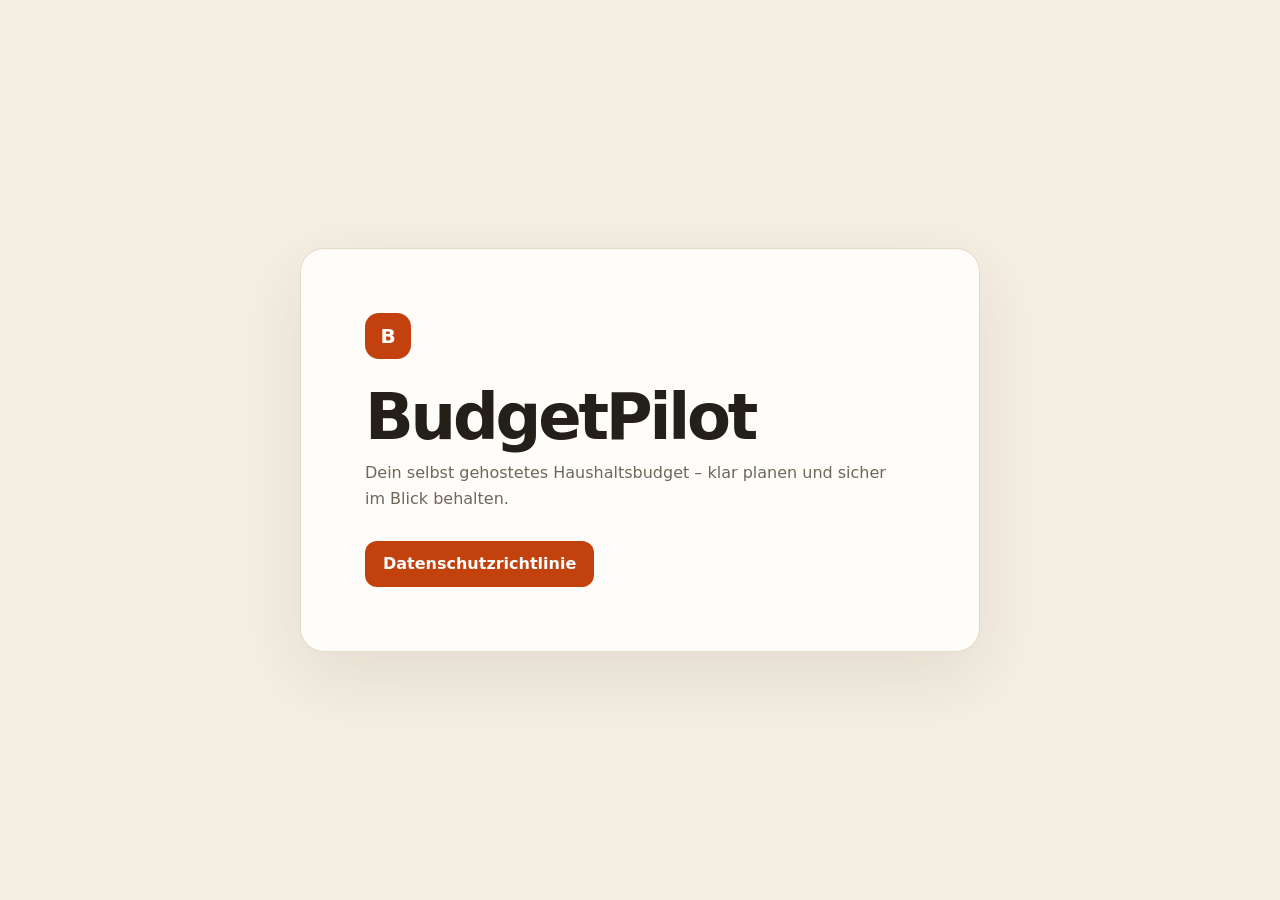
<file: site/index.html>
<!doctype html>
<html lang="de">
<head>
  <meta charset="utf-8">
  <meta name="viewport" content="width=device-width, initial-scale=1">
  <meta name="robots" content="index,follow">
  <meta name="theme-color" content="#c2410c">
  <title>BudgetPilot</title>
  <style>
    :root {
      color-scheme: light;
      font-family: ui-sans-serif, system-ui, -apple-system, "Segoe UI", sans-serif;
      color: #241f18;
      background: #f4eee3;
    }
    * { box-sizing: border-box; }
    body {
      min-height: 100vh;
      margin: 0;
      display: grid;
      place-items: center;
      padding: 24px;
    }
    main {
      width: min(680px, 100%);
      padding: clamp(28px, 7vw, 64px);
      border: 1px solid #e4dac9;
      border-radius: 24px;
      background: #fffdf9;
      box-shadow: 0 24px 70px rgb(74 55 28 / 10%);
    }
    .mark {
      width: 46px;
      height: 46px;
      display: grid;
      place-items: center;
      margin-bottom: 28px;
      border-radius: 14px;
      color: white;
      background: #c2410c;
      font-size: 20px;
      font-weight: 800;
    }
    h1 {
      margin: 0 0 12px;
      font-size: clamp(2.2rem, 8vw, 4rem);
      line-height: .95;
      letter-spacing: -.05em;
    }
    p {
      max-width: 52ch;
      margin: 0 0 28px;
      color: #6f665a;
      line-height: 1.65;
    }
    a {
      display: inline-flex;
      min-height: 46px;
      align-items: center;
      padding: 0 18px;
      border-radius: 12px;
      color: white;
      background: #c2410c;
      font-weight: 750;
      text-decoration: none;
    }
    a:focus-visible { outline: 3px solid #1e7a4d; outline-offset: 3px; }
  </style>
</head>
<body>
  <main>
    <div class="mark" aria-hidden="true">B</div>
    <h1>BudgetPilot</h1>
    <p>Dein selbst gehostetes Haushaltsbudget – klar planen und sicher im Blick behalten.</p>
    <a href="./privacy/">Datenschutzrichtlinie</a>
  </main>
</body>
</html>
</file>
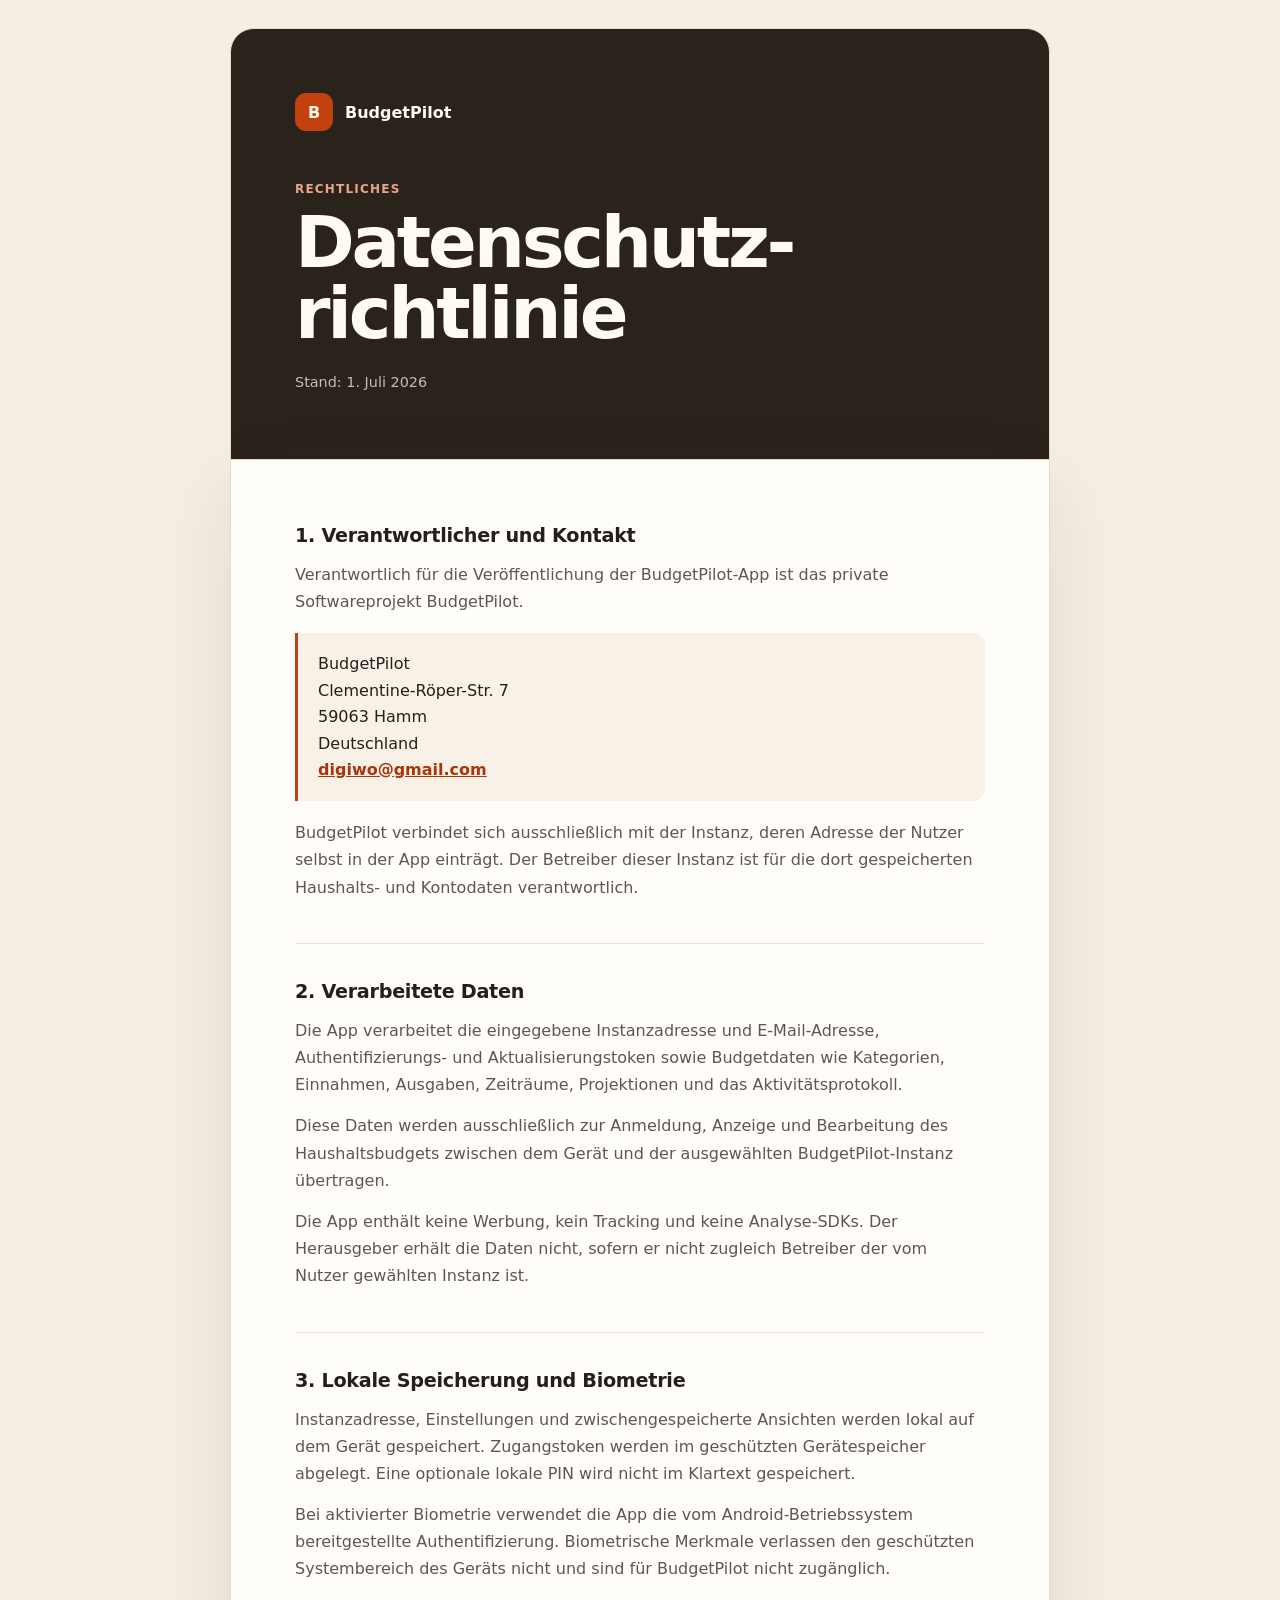
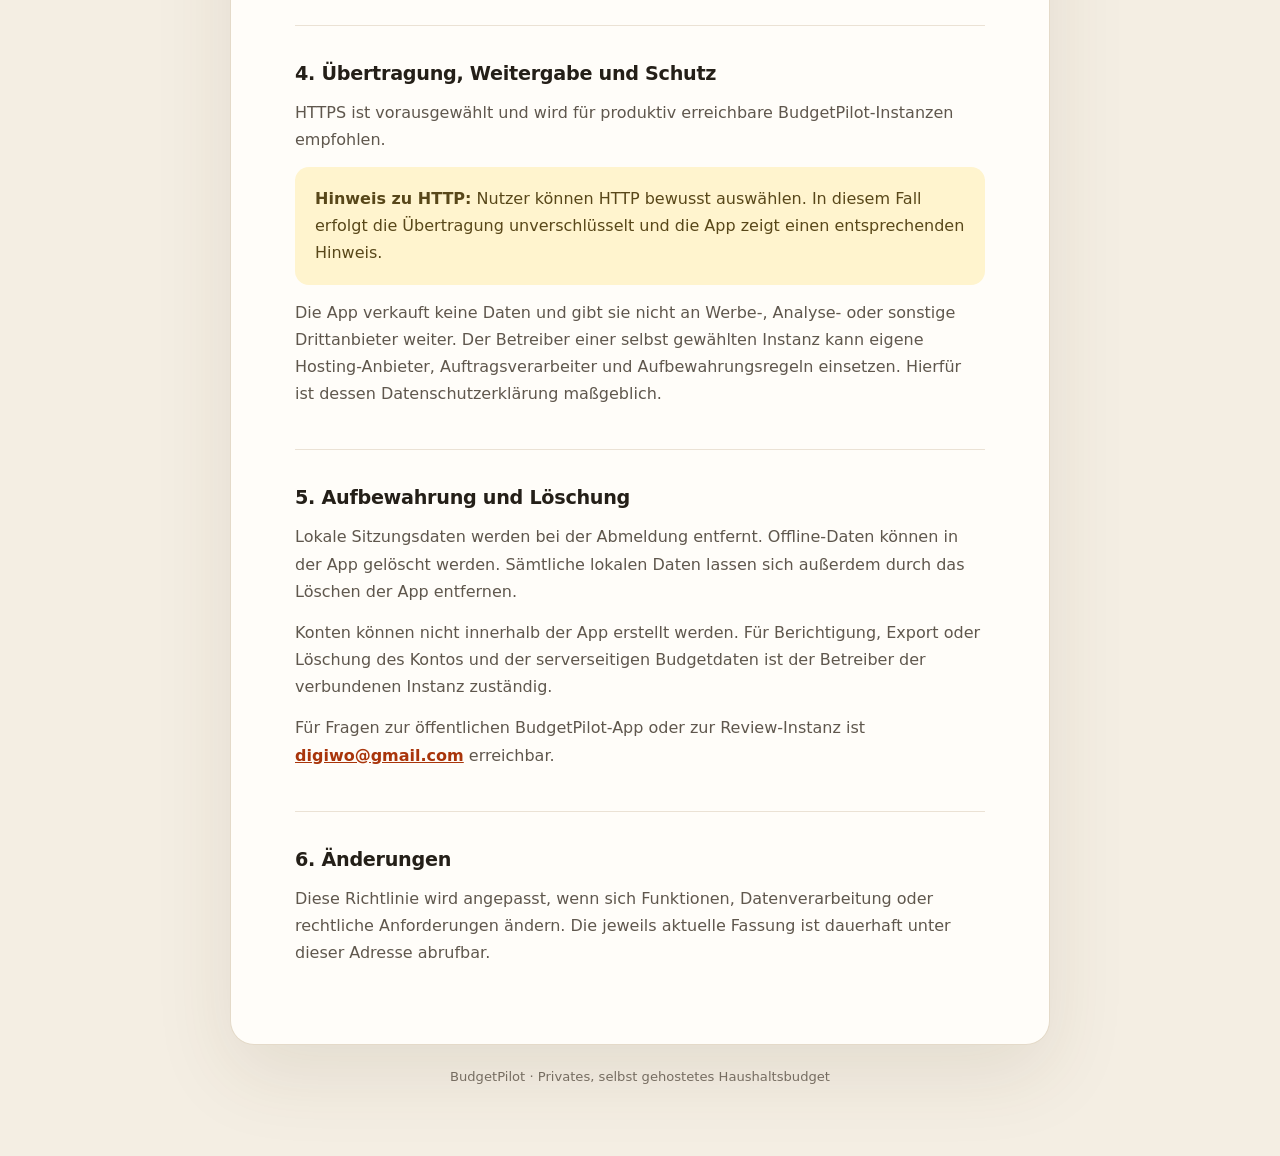
<file: site/privacy/index.html>
<!doctype html>
<html lang="de">
<head>
  <meta charset="utf-8">
  <meta name="viewport" content="width=device-width, initial-scale=1">
  <meta name="description" content="Datenschutzrichtlinie der Android-App BudgetPilot">
  <meta name="robots" content="index,follow">
  <meta name="theme-color" content="#c2410c">
  <title>Datenschutzrichtlinie · BudgetPilot</title>
  <style>
    :root {
      color-scheme: light;
      font-family: ui-sans-serif, system-ui, -apple-system, "Segoe UI", sans-serif;
      color: #241f18;
      background: #f4eee3;
    }
    * { box-sizing: border-box; }
    body { margin: 0; }
    .shell {
      width: min(820px, calc(100% - 32px));
      margin: 0 auto;
      padding: 28px 0 72px;
    }
    header {
      padding: clamp(28px, 7vw, 64px);
      border: 1px solid #e4dac9;
      border-radius: 24px 24px 0 0;
      color: #fffaf2;
      background: #29231c;
    }
    .brand {
      display: flex;
      align-items: center;
      gap: 12px;
      margin-bottom: 48px;
      font-weight: 800;
    }
    .mark {
      width: 38px;
      height: 38px;
      display: grid;
      place-items: center;
      border-radius: 11px;
      background: #c2410c;
    }
    .eyebrow {
      margin: 0 0 8px;
      color: #eaa584;
      font-size: .75rem;
      font-weight: 800;
      letter-spacing: .1em;
      text-transform: uppercase;
    }
    h1 {
      max-width: 680px;
      margin: 0;
      font-size: clamp(2.2rem, 8vw, 4.5rem);
      line-height: .98;
      letter-spacing: -.045em;
    }
    .date {
      margin: 22px 0 0;
      color: #c7bcae;
      font-size: .9rem;
    }
    article {
      padding: clamp(26px, 7vw, 64px);
      border: 1px solid #e4dac9;
      border-top: 0;
      border-radius: 0 0 24px 24px;
      background: #fffdf9;
      box-shadow: 0 28px 80px rgb(74 55 28 / 10%);
    }
    section + section {
      margin-top: 42px;
      padding-top: 36px;
      border-top: 1px solid #ebe2d5;
    }
    h2 {
      margin: 0 0 14px;
      font-size: 1.2rem;
      letter-spacing: -.015em;
    }
    p, li {
      color: #5f574d;
      line-height: 1.7;
    }
    p { margin: 0 0 14px; }
    address {
      margin: 18px 0;
      padding: 18px 20px;
      border-left: 3px solid #c2410c;
      border-radius: 0 12px 12px 0;
      background: #f8f1e7;
      font-style: normal;
      line-height: 1.65;
    }
    a { color: #a9350b; font-weight: 700; }
    a:focus-visible { outline: 3px solid #1e7a4d; outline-offset: 3px; }
    .notice {
      padding: 18px 20px;
      border-radius: 14px;
      color: #584719;
      background: #fff4ce;
    }
    footer {
      padding: 24px 4px 0;
      color: #766d61;
      font-size: .82rem;
      text-align: center;
    }
  </style>
</head>
<body>
  <div class="shell">
    <header>
      <div class="brand"><span class="mark" aria-hidden="true">B</span> BudgetPilot</div>
      <p class="eyebrow">Rechtliches</p>
      <h1>Datenschutz&shy;richtlinie</h1>
      <p class="date">Stand: 1. Juli 2026</p>
    </header>

    <article>
      <section aria-labelledby="contact">
        <h2 id="contact">1. Verantwortlicher und Kontakt</h2>
        <p>Verantwortlich für die Veröffentlichung der BudgetPilot-App ist das private Softwareprojekt BudgetPilot.</p>
        <address>
          BudgetPilot<br>
          Clementine-Röper-Str. 7<br>
          59063 Hamm<br>
          Deutschland<br>
          <a href="mailto:digiwo@gmail.com">digiwo@gmail.com</a>
        </address>
        <p>BudgetPilot verbindet sich ausschließlich mit der Instanz, deren Adresse der Nutzer selbst in der App einträgt. Der Betreiber dieser Instanz ist für die dort gespeicherten Haushalts- und Kontodaten verantwortlich.</p>
      </section>

      <section aria-labelledby="data">
        <h2 id="data">2. Verarbeitete Daten</h2>
        <p>Die App verarbeitet die eingegebene Instanzadresse und E-Mail-Adresse, Authentifizierungs- und Aktualisierungstoken sowie Budgetdaten wie Kategorien, Einnahmen, Ausgaben, Zeiträume, Projektionen und das Aktivitätsprotokoll.</p>
        <p>Diese Daten werden ausschließlich zur Anmeldung, Anzeige und Bearbeitung des Haushaltsbudgets zwischen dem Gerät und der ausgewählten BudgetPilot-Instanz übertragen.</p>
        <p>Die App enthält keine Werbung, kein Tracking und keine Analyse-SDKs. Der Herausgeber erhält die Daten nicht, sofern er nicht zugleich Betreiber der vom Nutzer gewählten Instanz ist.</p>
      </section>

      <section aria-labelledby="device">
        <h2 id="device">3. Lokale Speicherung und Biometrie</h2>
        <p>Instanzadresse, Einstellungen und zwischengespeicherte Ansichten werden lokal auf dem Gerät gespeichert. Zugangstoken werden im geschützten Gerätespeicher abgelegt. Eine optionale lokale PIN wird nicht im Klartext gespeichert.</p>
        <p>Bei aktivierter Biometrie verwendet die App die vom Android-Betriebssystem bereitgestellte Authentifizierung. Biometrische Merkmale verlassen den geschützten Systembereich des Geräts nicht und sind für BudgetPilot nicht zugänglich.</p>
      </section>

      <section aria-labelledby="transfer">
        <h2 id="transfer">4. Übertragung, Weitergabe und Schutz</h2>
        <p>HTTPS ist vorausgewählt und wird für produktiv erreichbare BudgetPilot-Instanzen empfohlen.</p>
        <p class="notice"><strong>Hinweis zu HTTP:</strong> Nutzer können HTTP bewusst auswählen. In diesem Fall erfolgt die Übertragung unverschlüsselt und die App zeigt einen entsprechenden Hinweis.</p>
        <p>Die App verkauft keine Daten und gibt sie nicht an Werbe-, Analyse- oder sonstige Drittanbieter weiter. Der Betreiber einer selbst gewählten Instanz kann eigene Hosting-Anbieter, Auftragsverarbeiter und Aufbewahrungsregeln einsetzen. Hierfür ist dessen Datenschutzerklärung maßgeblich.</p>
      </section>

      <section aria-labelledby="retention">
        <h2 id="retention">5. Aufbewahrung und Löschung</h2>
        <p>Lokale Sitzungsdaten werden bei der Abmeldung entfernt. Offline-Daten können in der App gelöscht werden. Sämtliche lokalen Daten lassen sich außerdem durch das Löschen der App entfernen.</p>
        <p>Konten können nicht innerhalb der App erstellt werden. Für Berichtigung, Export oder Löschung des Kontos und der serverseitigen Budgetdaten ist der Betreiber der verbundenen Instanz zuständig.</p>
        <p>Für Fragen zur öffentlichen BudgetPilot-App oder zur Review-Instanz ist <a href="mailto:digiwo@gmail.com">digiwo@gmail.com</a> erreichbar.</p>
      </section>

      <section aria-labelledby="changes">
        <h2 id="changes">6. Änderungen</h2>
        <p>Diese Richtlinie wird angepasst, wenn sich Funktionen, Datenverarbeitung oder rechtliche Anforderungen ändern. Die jeweils aktuelle Fassung ist dauerhaft unter dieser Adresse abrufbar.</p>
      </section>
    </article>

    <footer>BudgetPilot · Privates, selbst gehostetes Haushaltsbudget</footer>
  </div>
</body>
</html>
</file>
